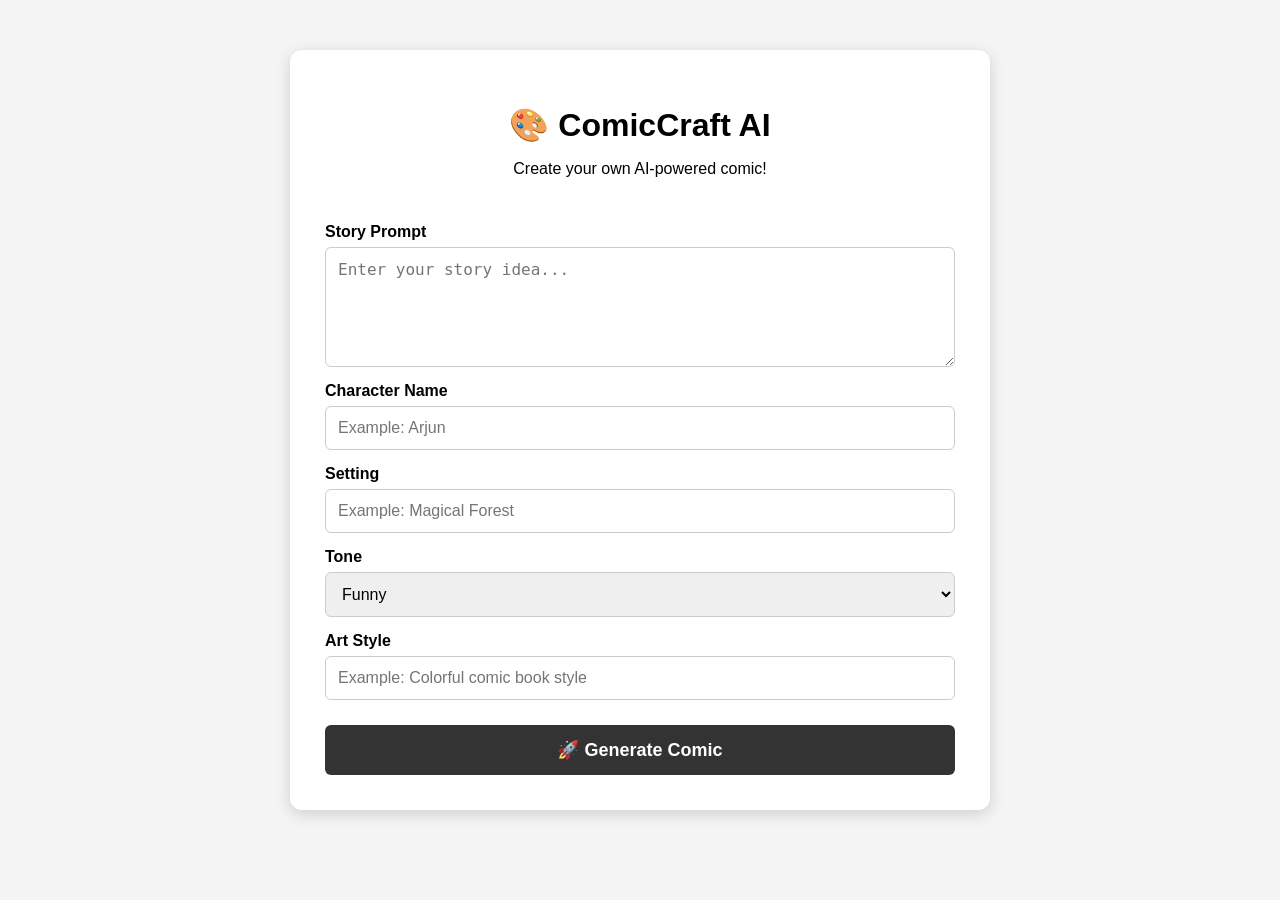
<file: templates/index.html>
<!DOCTYPE html>
<html lang="en">

<head>
    <meta charset="UTF-8">
    <meta name="viewport" content="width=device-width, initial-scale=1.0">

    <title>ComicCraft AI</title>

    <link rel="stylesheet" href="/static/css/style.css">
</head>

<body>

    <div class="container">

        <h1>🎨 ComicCraft AI</h1>

        <p>Create your own AI-powered comic!</p>

        <form action="/generate" method="post">

            <label>Story Prompt</label>
            <textarea
                name="story_prompt"
                placeholder="Enter your story idea..."
                required
            ></textarea>


            <label>Character Name</label>
            <input
                type="text"
                name="character_name"
                placeholder="Example: Arjun"
                required
            >


            <label>Setting</label>
            <input
                type="text"
                name="setting"
                placeholder="Example: Magical Forest"
                required
            >


            <label>Tone</label>
            <select name="tone" required>

                <option value="Funny">Funny</option>
                <option value="Adventure">Adventure</option>
                <option value="Emotional">Emotional</option>
                <option value="Mystery">Mystery</option>
                <option value="Action">Action</option>

            </select>


            <label>Art Style</label>
            <input
                type="text"
                name="art_style"
                placeholder="Example: Colorful comic book style"
                required
            >


            <button type="submit">
                🚀 Generate Comic
            </button>

        </form>

    </div>

</body>

</html>
</file>
<file: static/css/style.css>
* {
    box-sizing: border-box;
}

body {
    margin: 0;
    font-family: Arial, sans-serif;
    background: #f4f4f4;
}

.container {
    width: 90%;
    max-width: 700px;
    margin: 50px auto;
    background: white;
    padding: 35px;
    border-radius: 12px;
    box-shadow: 0 4px 15px rgba(0, 0, 0, 0.15);
}

h1 {
    text-align: center;
    margin-bottom: 10px;
}

p {
    text-align: center;
    margin-bottom: 30px;
}

form {
    display: flex;
    flex-direction: column;
}

label {
    margin-top: 15px;
    margin-bottom: 6px;
    font-weight: bold;
}

textarea,
input,
select {
    width: 100%;
    padding: 12px;
    font-size: 16px;
    border: 1px solid #ccc;
    border-radius: 6px;
}

textarea {
    min-height: 120px;
    resize: vertical;
}

button {
    margin-top: 25px;
    padding: 14px;
    font-size: 18px;
    font-weight: bold;
    border: none;
    border-radius: 6px;
    cursor: pointer;
    background: #333;
    color: white;
}

button:hover {
    background: #555;
}
</file>
